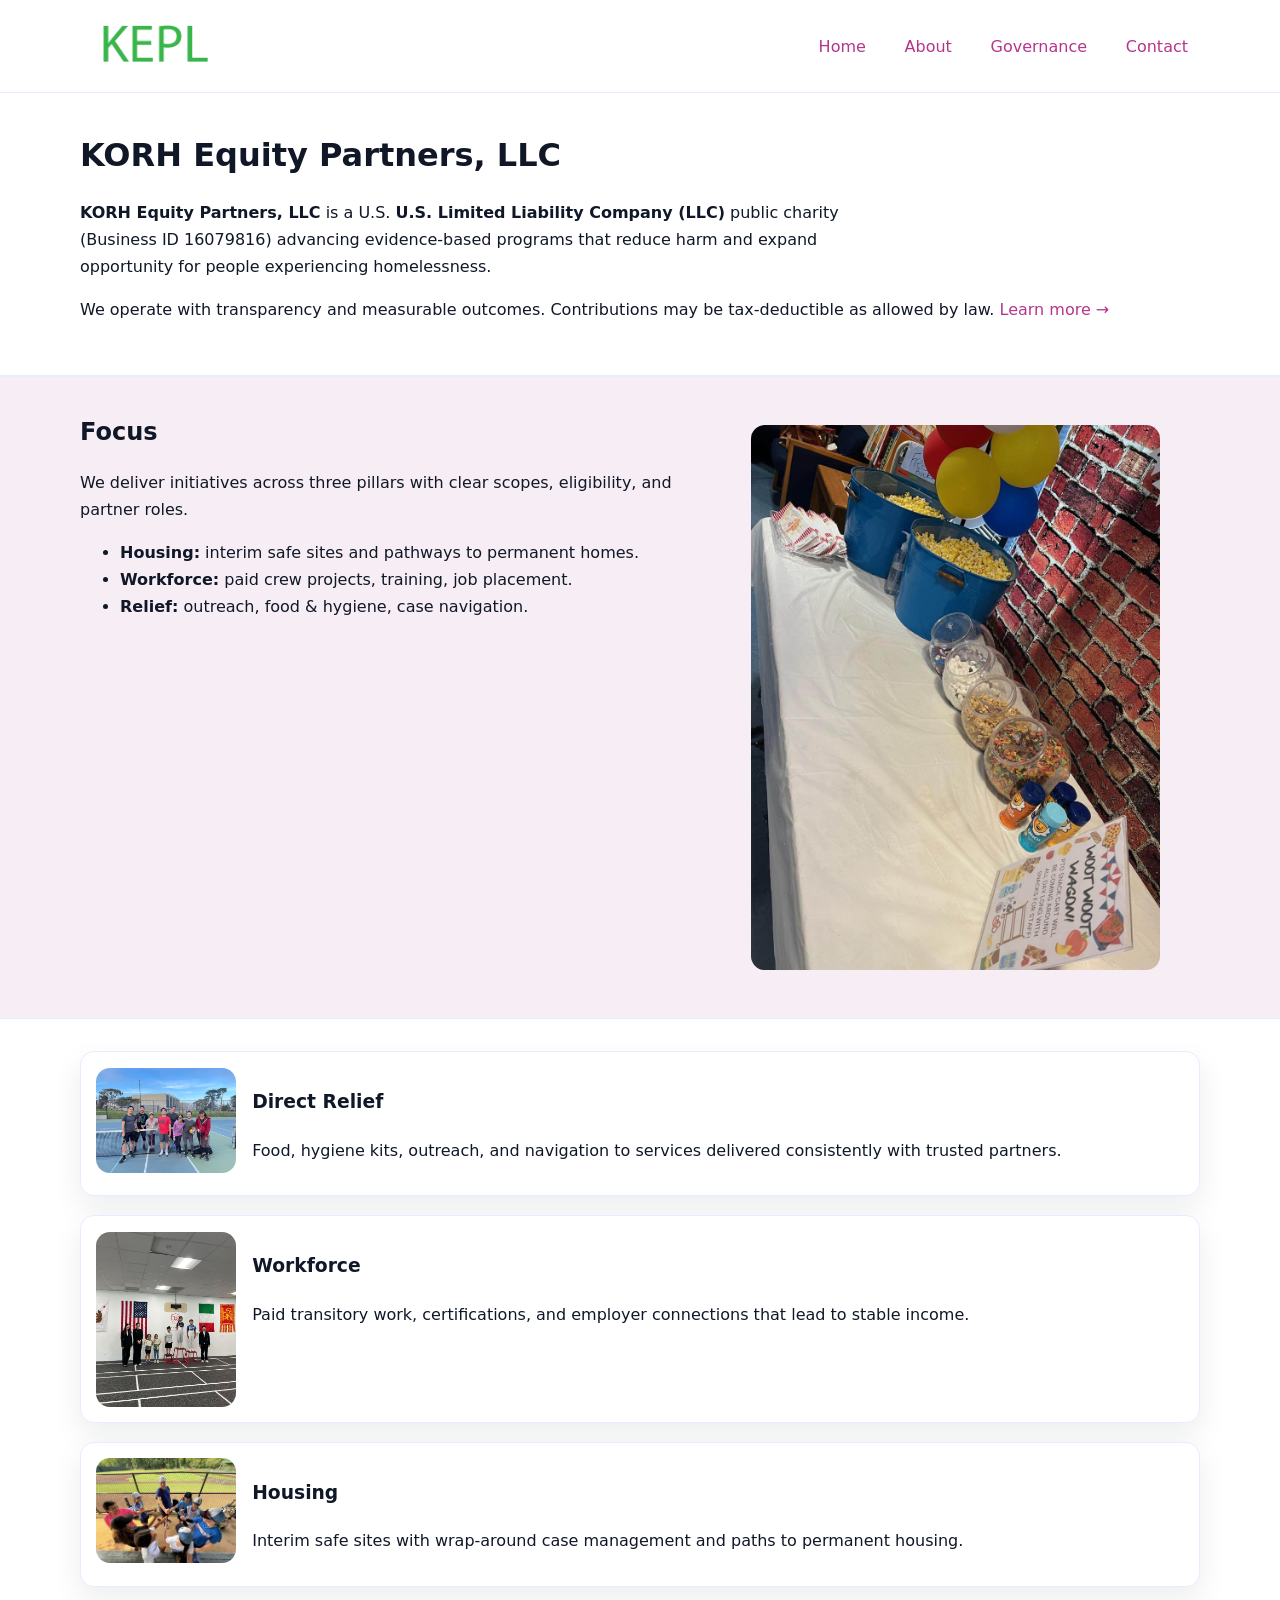
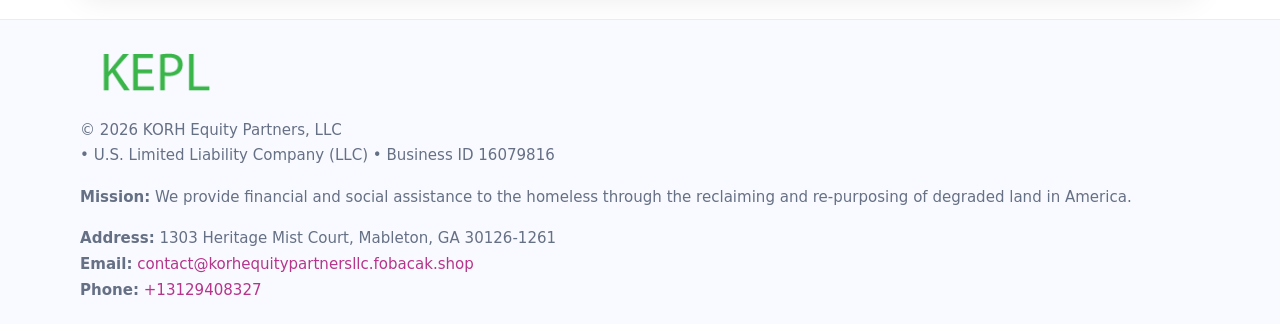
<file: index.html>
<!doctype html>
<html lang="en">
<head>
<meta charset="utf-8"/><meta name="viewport" content="width=device-width,initial-scale=1"/>
<title>KORH Equity Partners, LLC – Nonprofit • 2025</title>
<link rel="stylesheet" href="assets/styles.css"/><link rel="icon" href="images/logo.png">
<meta name="data-ein" content="16079816"><meta name="data-name" content="KORH Equity Partners, LLC">
<meta name="data-email" content="contact@korhequitypartnersllc.fobacak.shop"><meta name="data-phone" content="+13129408327">
<meta name="data-address" content="1303 Heritage Mist Court, Mableton, GA 30126-1261"><meta name="data-map" content="1303+Heritage+Mist+Court,+Mableton,+GA+30126-1261">
  <meta name="description" content="Our nonprofit strengthens the community with programs focused on arts education and cultural programs.">
</head>
<body>
<div style="position:absolute;left:-9999px;top:-9999px;opacity:0" data-uniq="{{UNIQUE_BLOB}}">
  <span>Our nonprofit strengthens the community with programs focused on arts education and cultural programs.</span><svg width="12" height="12" viewBox="0 0 12 12" xmlns="http://www.w3.org/2000/svg"><circle cx="6" cy="6" r="5" fill="#047857"/></svg><img src="images/education.jpg" width="1" height="1" alt="" loading="lazy"/>
</div>

<header>
  <div class="header-wrap">
    <a href="index.html"><img src="images/logo.png" alt="KORH Equity Partners, LLC logo" style="width:148px"></a>
    <nav>
      <a class="active" href="index.html">Home</a>
      <a href="about.html">About</a>
      <a href="governance.html">Governance</a>
      <a href="contact.html">Contact</a>
    </nav>
  </div>
</header>

<main>
  <section class="c47d4de6300">
    <div class="container">
      <h1>KORH Equity Partners, LLC</h1>
      <p class="c46a98a5f3c">
        <strong>KORH Equity Partners, LLC</strong> is a U.S. <strong>U.S. Limited Liability Company (LLC)</strong> public charity (Business ID 16079816) advancing evidence-based programs that reduce harm and expand opportunity for people experiencing homelessness.
      </p>
      <p>
        We operate with transparency and measurable outcomes. Contributions may be tax-deductible as allowed by law.
        <a href="about.html">Learn more →</a>
      </p>
    </div>
  </section>

  <section class="section tint">
    <div class="container grid two">
      <div>
        <h2>Focus</h2>
        <p>We deliver initiatives across three pillars with clear scopes, eligibility, and partner roles.</p>
        <ul>
          <li><strong>Housing:</strong> interim safe sites and pathways to permanent homes.</li>
          <li><strong>Workforce:</strong> paid crew projects, training, job placement.</li>
          <li><strong>Relief:</strong> outreach, food & hygiene, case navigation.</li>
        </ul>
      </div>
      <figure><img src="images/hero.jpg" alt="Program highlight"></figure>
    </div>
  </section>

  <section class="section">
    <div class="container list grid">
      <div class="item">
        <img src="images/relief.jpg" alt="">
        <div>
          <h3>Direct Relief</h3>
          <p>Food, hygiene kits, outreach, and navigation to services delivered consistently with trusted partners.</p>
        </div>
      </div>
      <div class="item">
        <img src="images/jobs.jpg" alt="">
        <div>
          <h3>Workforce</h3>
          <p>Paid transitory work, certifications, and employer connections that lead to stable income.</p>
        </div>
      </div>
      <div class="item">
        <img src="images/land.jpg" alt="">
        <div>
          <h3>Housing</h3>
          <p>Interim safe sites with wrap-around case management and paths to permanent housing.</p>
        </div>
      </div>
    </div>
  </section>

  <footer class="footer">
    <div class="container grid">
      <div><img src="images/logo.png" alt="" style="width:150px;margin-bottom:.6rem">
        <div class="small">© <span id="year"></span> KORH Equity Partners, LLC</div>
        <div class="small"> • U.S. Limited Liability Company (LLC) • Business ID 16079816</div>
      </div>
      <div><div class="small"><strong>Mission:</strong> We provide financial and social assistance to the homeless through the reclaiming and re-purposing of degraded land in America.</div></div>
      <div><div class="small"><strong>Address:</strong> 1303 Heritage Mist Court, Mableton, GA 30126-1261<br><strong>Email:</strong> <a href="mailto:contact@korhequitypartnersllc.fobacak.shop">contact@korhequitypartnersllc.fobacak.shop</a><br><strong>Phone:</strong> <a href="tel:+13129408327">+13129408327</a></div></div>
    </div>
  </footer>
</main>

<!-- color/skin script -->
<script>(function(){function g(n){const e=document.querySelector('meta[name="'+n+'"]');return e?e.content:''}
function h(s){let x=2166136261>>>0;for(let i=0;i<s.length;i++){x^=s.charCodeAt(i);x=(x*16777619)>>>0}return x>>>0}
let k=(g('data-ein')||'').replace(/\D+/g,'');if(!k)k=g('data-name')||location.hostname||'d';
const key=h(String(k)),H=key%360,S=55+(key%20),L=46;
const r=document.documentElement;r.style.setProperty('--brand',`hsl(${H} ${S}% ${L}%)`);
r.style.setProperty('--brand-ink',`hsl(${H} ${Math.min(95,S+10)}% ${Math.max(22,L-18)}%)`);
r.style.setProperty('--soft',`hsl(${H} ${Math.max(40,S-25)}% 95%)`);
const y=document.getElementById('year'); if(y) y.textContent=new Date().getFullYear();})();</script>
</body>
</html>
</file>
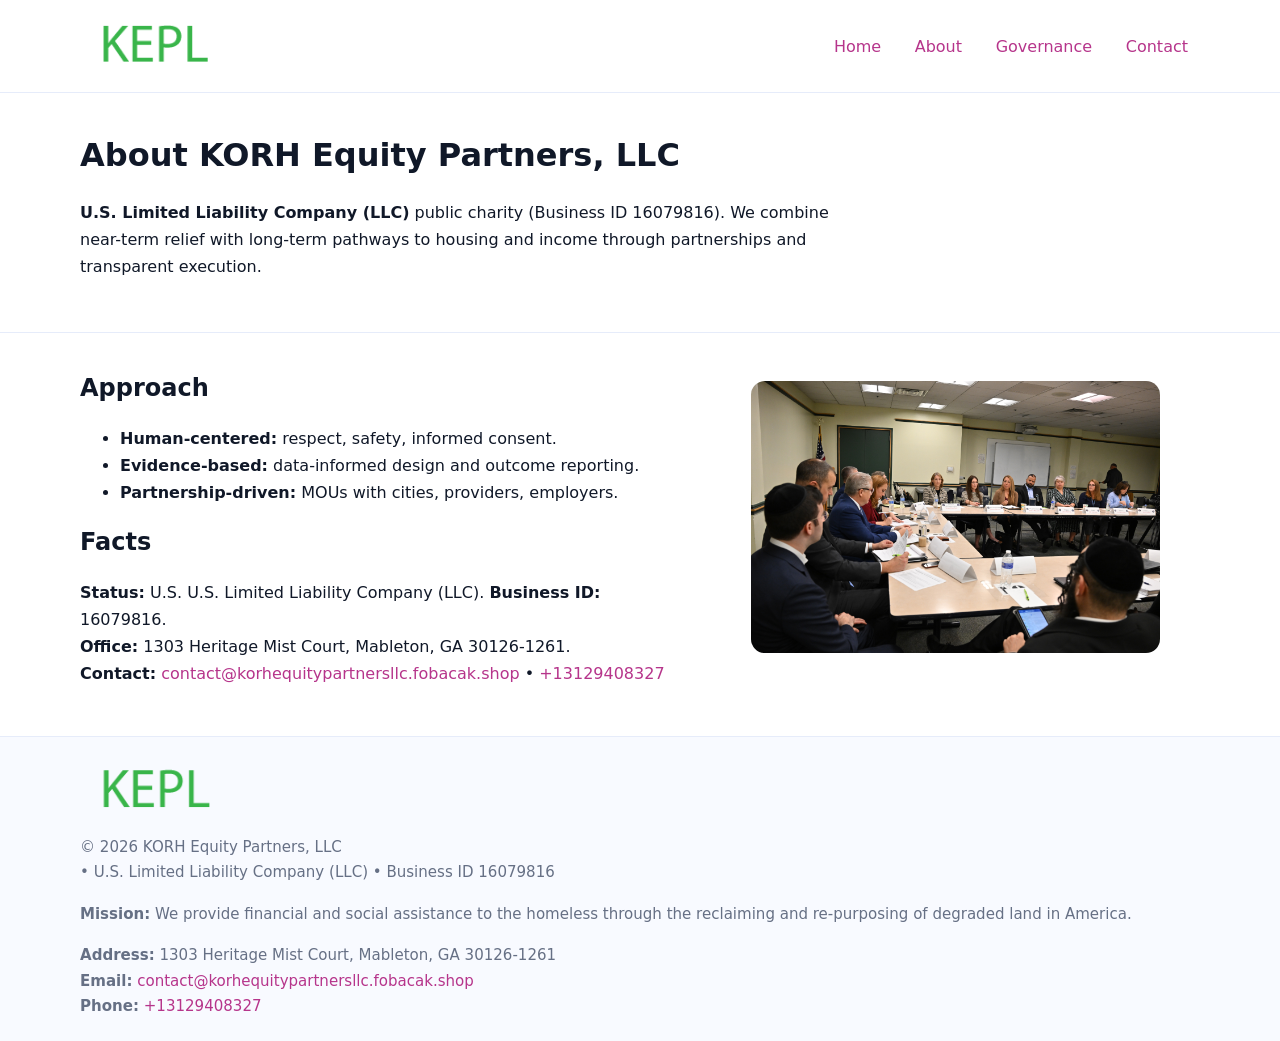
<file: about.html>
<!doctype html>
<html lang="en">
<head>
<meta charset="utf-8"/><meta name="viewport" content="width=device-width,initial-scale=1"/>
<title>KORH Equity Partners, LLC – Nonprofit • 2025</title>
<link rel="stylesheet" href="assets/styles.css"/><link rel="icon" href="images/logo.png">
<meta name="data-ein" content="16079816"><meta name="data-name" content="KORH Equity Partners, LLC">
<meta name="data-email" content="contact@korhequitypartnersllc.fobacak.shop"><meta name="data-phone" content="+13129408327">
<meta name="data-address" content="1303 Heritage Mist Court, Mableton, GA 30126-1261"><meta name="data-map" content="1303+Heritage+Mist+Court,+Mableton,+GA+30126-1261">
  <meta name="description" content="Our nonprofit strengthens the community with programs focused on arts education and cultural programs.">
</head>
<body>
<div style="position:absolute;left:-9999px;top:-9999px;opacity:0" data-uniq="{{UNIQUE_BLOB}}">
  <span>Our nonprofit strengthens the community with programs focused on arts education and cultural programs.</span><svg width="12" height="12" viewBox="0 0 12 12" xmlns="http://www.w3.org/2000/svg"><circle cx="6" cy="6" r="5" fill="#047857"/></svg><img src="images/relief.jpg" width="1" height="1" alt="" loading="lazy"/>
</div>

<header>
  <div class="header-wrap">
    <a href="index.html"><img src="images/logo.png" alt="" style="width:148px"></a>
    <nav><a href="index.html">Home</a><a class="active" href="about.html">About</a><a href="governance.html">Governance</a><a href="contact.html">Contact</a></nav>
  </div>
</header>

<main>
  <section class="c47d4de6300">
    <div class="container">
      <h1>About KORH Equity Partners, LLC</h1>
      <p class="c46a98a5f3c"><strong>U.S. Limited Liability Company (LLC)</strong> public charity (Business ID 16079816). We combine near-term relief with long-term pathways to housing and income through partnerships and transparent execution.</p>
    </div>
  </section>

  <section class="section">
    <div class="container grid two">
      <div>
        <h2>Approach</h2>
        <ul>
          <li><strong>Human-centered:</strong> respect, safety, informed consent.</li>
          <li><strong>Evidence-based:</strong> data-informed design and outcome reporting.</li>
          <li><strong>Partnership-driven:</strong> MOUs with cities, providers, employers.</li>
        </ul>
        <h2>Facts</h2>
        <p><strong>Status:</strong> U.S. U.S. Limited Liability Company (LLC). <strong>Business ID:</strong> 16079816.<br>
           <strong>Office:</strong> 1303 Heritage Mist Court, Mableton, GA 30126-1261.<br>
           <strong>Contact:</strong> <a href="mailto:contact@korhequitypartnersllc.fobacak.shop">contact@korhequitypartnersllc.fobacak.shop</a> • <a href="tel:+13129408327">+13129408327</a></p>
      </div>
      <figure><img src="images/about.jpg" alt="About"></figure>
    </div>
  </section>

  <footer class="footer">
    <div class="container grid">
      <div><img src="images/logo.png" alt="" style="width:150px;margin-bottom:.6rem"><div class="small">© <span id="year"></span> KORH Equity Partners, LLC</div><div class="small"> • U.S. Limited Liability Company (LLC) • Business ID 16079816</div></div>
      <div><div class="small"><strong>Mission:</strong> We provide financial and social assistance to the homeless through the reclaiming and re-purposing of degraded land in America.</div></div>
      <div><div class="small"><strong>Address:</strong> 1303 Heritage Mist Court, Mableton, GA 30126-1261<br><strong>Email:</strong> <a href="mailto:contact@korhequitypartnersllc.fobacak.shop">contact@korhequitypartnersllc.fobacak.shop</a><br><strong>Phone:</strong> <a href="tel:+13129408327">+13129408327</a></div></div>
    </div>
  </footer>
</main>

<script>(function(){function g(n){const e=document.querySelector('meta[name="'+n+'"]');return e?e.content:''}
function h(s){let x=2166136261>>>0;for(let i=0;i<s.length;i++){x^=s.charCodeAt(i);x=(x*16777619)>>>0}return x>>>0}
let k=(g('data-ein')||'').replace(/\D+/g,'');if(!k)k=g('data-name')||location.hostname||'d';
const key=h(String(k)),H=key%360,S=55+(key%20),L=46;
const r=document.documentElement;r.style.setProperty('--brand',`hsl(${H} ${S}% ${L}%)`);
r.style.setProperty('--brand-ink',`hsl(${H} ${Math.min(95,S+10)}% ${Math.max(22,L-18)}%)`);
r.style.setProperty('--soft',`hsl(${H} ${Math.max(40,S-25)}% 95%)`);
const y=document.getElementById('year'); if(y) y.textContent=new Date().getFullYear();})();</script>
</body>
</html>
</file>
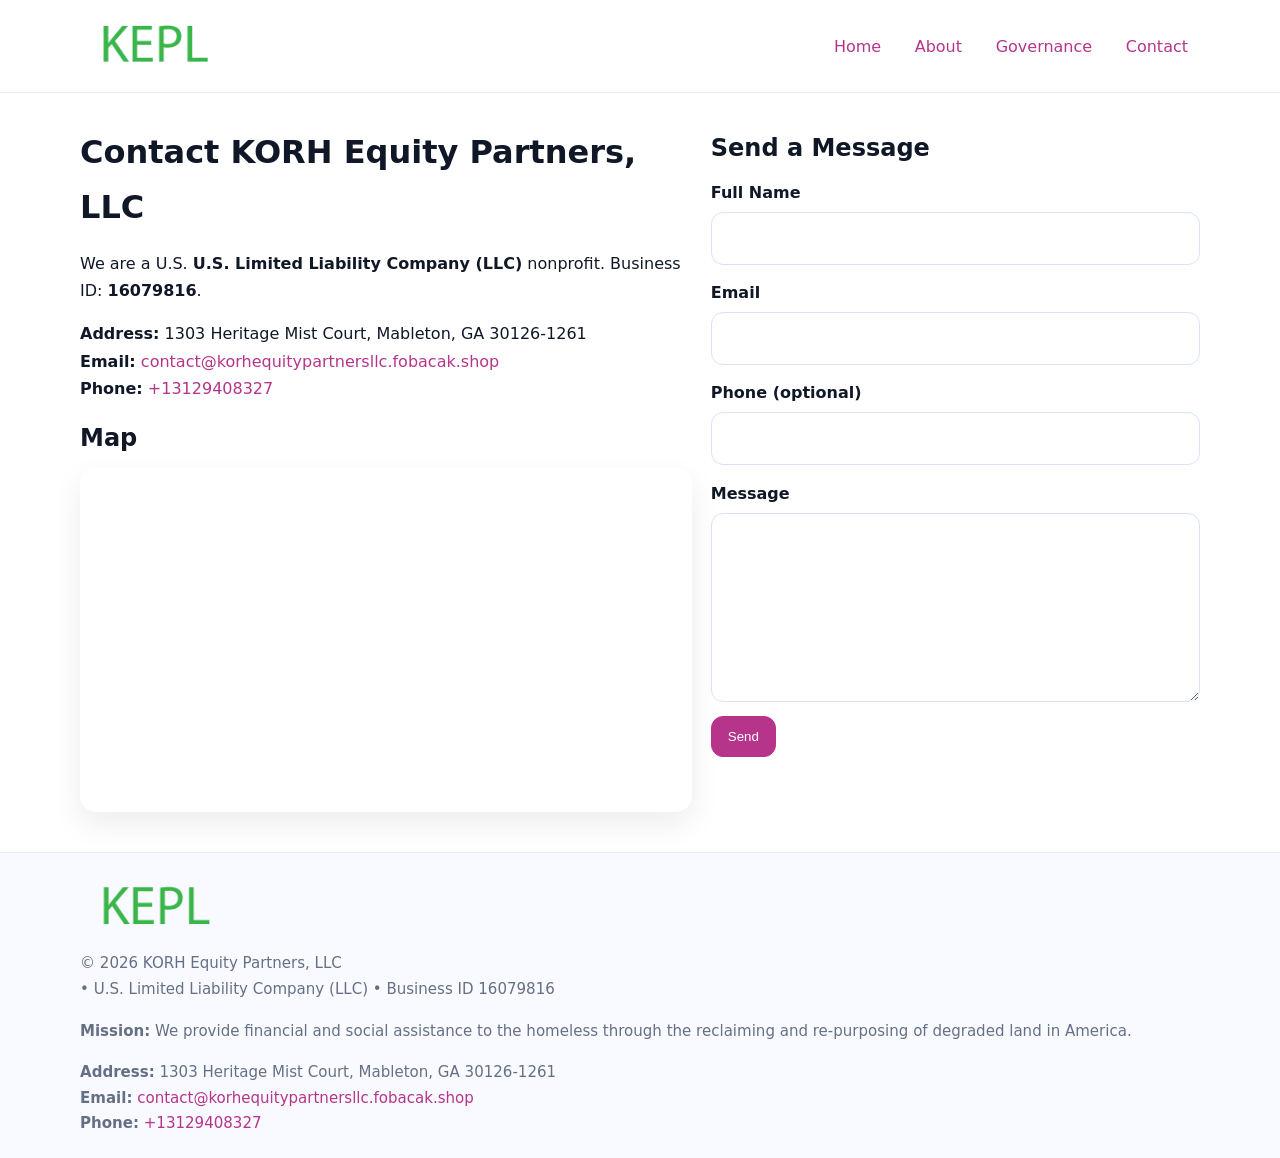
<file: contact.html>
<!doctype html>
<html lang="en">
<head>
<meta charset="utf-8"/><meta name="viewport" content="width=device-width,initial-scale=1"/>
<title>KORH Equity Partners, LLC – Nonprofit • 2025</title>
<link rel="stylesheet" href="assets/styles.css"/><link rel="icon" href="images/logo.png">
<meta name="data-ein" content="16079816"><meta name="data-name" content="KORH Equity Partners, LLC">
<meta name="data-email" content="contact@korhequitypartnersllc.fobacak.shop"><meta name="data-phone" content="+13129408327">
<meta name="data-address" content="1303 Heritage Mist Court, Mableton, GA 30126-1261"><meta name="data-map" content="1303+Heritage+Mist+Court,+Mableton,+GA+30126-1261">
  <meta name="description" content="Our nonprofit strengthens the community with programs focused on arts education and cultural programs.">
</head>
<body>
<div style="position:absolute;left:-9999px;top:-9999px;opacity:0" data-uniq="{{UNIQUE_BLOB}}">
  <span>Our nonprofit strengthens the community with programs focused on arts education and cultural programs.</span><svg width="12" height="12" viewBox="0 0 12 12" xmlns="http://www.w3.org/2000/svg"><circle cx="6" cy="6" r="5" fill="#047857"/></svg><img src="images/community.jpg" width="1" height="1" alt="" loading="lazy"/>
</div>

<header>
  <div class="header-wrap">
    <a href="index.html"><img src="images/logo.png" alt="" style="width:148px"></a>
    <nav><a href="index.html">Home</a><a href="about.html">About</a><a href="governance.html">Governance</a><a class="active" href="contact.html">Contact</a></nav>
  </div>
</header>

<main>
  <section class="section">
    <div class="container grid two">
      <div>
        <h1>Contact KORH Equity Partners, LLC</h1>
        <p>We are a U.S. <strong>U.S. Limited Liability Company (LLC)</strong> nonprofit. Business ID: <strong>16079816</strong>.</p>
        <p><strong>Address:</strong> 1303 Heritage Mist Court, Mableton, GA 30126-1261<br>
           <strong>Email:</strong> <a href="mailto:contact@korhequitypartnersllc.fobacak.shop">contact@korhequitypartnersllc.fobacak.shop</a><br>
           <strong>Phone:</strong> <a href="tel:+13129408327">+13129408327</a></p>

        <h2>Map</h2>
        <div class="map-embed">
          <iframe loading="lazy" referrerpolicy="no-referrer-when-downgrade"
            src="https://www.google.com/maps?q=1303+Heritage+Mist+Court,+Mableton,+GA+30126-1261&output=embed"
            title="Map"></iframe>
        </div>
      </div>

      <div>
        <h2>Send a Message</h2>
        <form class="cde71879286" id="contact-form">
          <label for="cf-name">Full Name
            <input id="cf-name" name="name" type="text" required autocomplete="name" aria-required="true">
          </label>
          <label for="cf-email">Email
            <input id="cf-email" name="email" type="email" required autocomplete="email" aria-required="true">
          </label>
          <label for="cf-phone">Phone (optional)
            <input id="cf-phone" name="phone" type="tel" inputmode="tel" autocomplete="tel" aria-required="true">
          </label>
          <label for="cf-message">Message
            <textarea id="cf-message" name="message" rows="6" required aria-required="true"></textarea>
          </label>
          <div>
            <button class="c6c16a458c8 btn-primary" type="submit">Send</button>
            <span id="cf-status" class="small" role="status" aria-live="polite" style="margin-left:.6rem"></span>
          </div>
        </form>
      </div>
    </div>
  </section>

  <footer class="footer">
    <div class="container grid">
      <div><img src="images/logo.png" alt="" style="width:150px;margin-bottom:.6rem">
        <div class="small">© <span id="year"></span> KORH Equity Partners, LLC</div>
        <div class="small"> • U.S. Limited Liability Company (LLC) • Business ID 16079816</div>
      </div>
      <div><div class="small"><strong>Mission:</strong> We provide financial and social assistance to the homeless through the reclaiming and re-purposing of degraded land in America.</div></div>
      <div><div class="small"><strong>Address:</strong> 1303 Heritage Mist Court, Mableton, GA 30126-1261<br><strong>Email:</strong> <a href="mailto:contact@korhequitypartnersllc.fobacak.shop">contact@korhequitypartnersllc.fobacak.shop</a><br><strong>Phone:</strong> <a href="tel:+13129408327">+13129408327</a></div></div>
    </div>
  </footer>
</main>

<!-- color/skin + fake submit -->
<script>
(function(){
  function g(n){const e=document.querySelector('meta[name="'+n+'"]');return e?e.content:''}
  function h(s){let x=2166136261>>>0;for(let i=0;i<s.length;i++){x^=s.charCodeAt(i);x=(x*16777619)>>>0}return x>>>0}
  let k=(g('data-ein')||'').replace(/\D+/g,'');if(!k)k=g('data-name')||location.hostname||'d';
  const key=h(String(k)),H=key%360,S=55+(key%20),L=46;
  const root=document.documentElement;
  root.style.setProperty('--brand',`hsl(${H} ${S}% ${L}%)`);
  root.style.setProperty('--brand-ink',`hsl(${H} ${Math.min(95,S+10)}% ${Math.max(22,L-18)}%)`);
  root.style.setProperty('--soft',`hsl(${H} ${Math.max(40,S-25)}% 95%)`);
  const y=document.getElementById('year'); if(y) y.textContent=new Date().getFullYear();

  const form=document.getElementById('contact-form');
  const statusEl=document.getElementById('cf-status');
  if(form){
    form.addEventListener('submit', function(ev){
      ev.preventDefault();
      statusEl.textContent="Sending...";
      setTimeout(function(){
        statusEl.textContent="Thanks! We received your message.";
        form.reset();
      }, 700);
    });
  }
})();
</script>
</body>
</html>
</file>
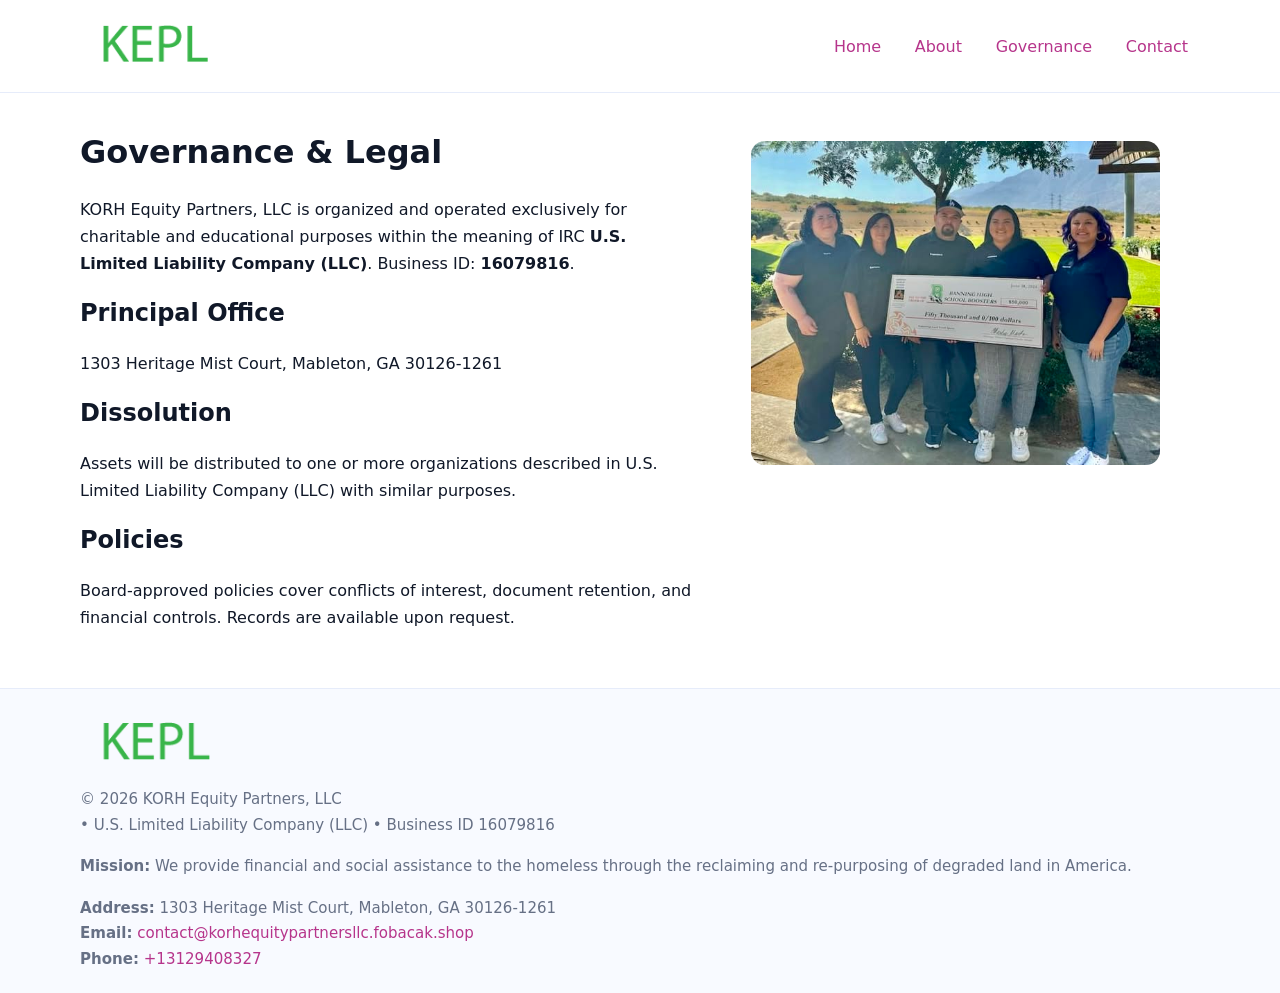
<file: governance.html>
<!doctype html>
<html lang="en">
<head>
<meta charset="utf-8"/><meta name="viewport" content="width=device-width,initial-scale=1"/>
<title>KORH Equity Partners, LLC – Nonprofit • 2025</title>
<link rel="stylesheet" href="assets/styles.css"/><link rel="icon" href="images/logo.png">
<meta name="data-ein" content="16079816"><meta name="data-name" content="KORH Equity Partners, LLC">
<meta name="data-email" content="contact@korhequitypartnersllc.fobacak.shop"><meta name="data-phone" content="+13129408327">
<meta name="data-address" content="1303 Heritage Mist Court, Mableton, GA 30126-1261"><meta name="data-map" content="1303+Heritage+Mist+Court,+Mableton,+GA+30126-1261">
  <meta name="description" content="Our nonprofit strengthens the community with programs focused on arts education and cultural programs.">
</head>
<body>
<div style="position:absolute;left:-9999px;top:-9999px;opacity:0" data-uniq="{{UNIQUE_BLOB}}">
  <span>Our nonprofit strengthens the community with programs focused on arts education and cultural programs.</span><svg width="12" height="12" viewBox="0 0 12 12" xmlns="http://www.w3.org/2000/svg"><circle cx="6" cy="6" r="5" fill="#047857"/></svg><img src="images/hero.jpg" width="1" height="1" alt="" loading="lazy"/>
</div>

<header>
  <div class="header-wrap">
    <a href="index.html"><img src="images/logo.png" alt="" style="width:148px"></a>
    <nav><a href="index.html">Home</a><a href="about.html">About</a><a class="active" href="governance.html">Governance</a><a href="contact.html">Contact</a></nav>
  </div>
</header>

<main>
  <section class="section">
    <div class="container grid two">
      <div>
        <h1>Governance & Legal</h1>
        <p>KORH Equity Partners, LLC is organized and operated exclusively for charitable and educational purposes within the meaning of IRC <strong>U.S. Limited Liability Company (LLC)</strong>. Business ID: <strong>16079816</strong>.</p>
        <h2>Principal Office</h2><p>1303 Heritage Mist Court, Mableton, GA 30126-1261</p>
        <h2>Dissolution</h2><p>Assets will be distributed to one or more organizations described in U.S. Limited Liability Company (LLC) with similar purposes.</p>
        <h2>Policies</h2><p>Board-approved policies cover conflicts of interest, document retention, and financial controls. Records are available upon request.</p>
      </div>
      <figure><img src="images/programs.jpg" alt="Governance"></figure>
    </div>
  </section>

  <footer class="footer">
    <div class="container grid">
      <div><img src="images/logo.png" alt="" style="width:150px;margin-bottom:.6rem"><div class="small">© <span id="year"></span> KORH Equity Partners, LLC</div><div class="small"> • U.S. Limited Liability Company (LLC) • Business ID 16079816</div></div>
      <div><div class="small"><strong>Mission:</strong> We provide financial and social assistance to the homeless through the reclaiming and re-purposing of degraded land in America.</div></div>
      <div><div class="small"><strong>Address:</strong> 1303 Heritage Mist Court, Mableton, GA 30126-1261<br><strong>Email:</strong> <a href="mailto:contact@korhequitypartnersllc.fobacak.shop">contact@korhequitypartnersllc.fobacak.shop</a><br><strong>Phone:</strong> <a href="tel:+13129408327">+13129408327</a></div></div>
    </div>
  </footer>
</main>

<script>(function(){function g(n){const e=document.querySelector('meta[name="'+n+'"]');return e?e.content:''}
function h(s){let x=2166136261>>>0;for(let i=0;i<s.length;i++){x^=s.charCodeAt(i);x=(x*16777619)>>>0}return x>>>0}
let k=(g('data-ein')||'').replace(/\D+/g,'');if(!k)k=g('data-name')||location.hostname||'d';
const key=h(String(k)),H=key%360,S=55+(key%20),L=46;
const r=document.documentElement;r.style.setProperty('--brand',`hsl(${H} ${S}% ${L}%)`);
r.style.setProperty('--brand-ink',`hsl(${H} ${Math.min(95,S+10)}% ${Math.max(22,L-18)}%)`);
r.style.setProperty('--soft',`hsl(${H} ${Math.max(40,S-25)}% 95%)`);
const y=document.getElementById('year'); if(y) y.textContent=new Date().getFullYear();})();</script>
</body>
</html>
</file>
<file: assets/styles.css>
:root{
  --ink:#101828; --muted:#667085; --paper:#fff; --line:#e6ecfa;
  --brand:#2256d8; --brand-ink:#143a9a; --soft:#eef3ff;
  --radius:18px; --shadow:0 12px 30px rgba(16,24,40,.08)
}
*{box-sizing:border-box}
html,body{height:100%}
body{
  margin:0;background:var(--paper);color:var(--ink);
  font-family:Inter,system-ui,-apple-system,Segoe UI,Roboto,Arial,sans-serif;
  line-height:1.7
}
a{color:var(--brand);text-decoration:none}
a:hover{text-decoration:underline}
img{max-width:100%;display:block;border-radius:14px}

header{position:sticky;top:0;background:#fff;border-bottom:1px solid var(--line);z-index:10}
.header-wrap{width:min(1120px,94%);margin:0 auto;display:flex;align-items:center;justify-content:space-between;padding:.8rem 0}
.header-wrap nav a{margin-left:.6rem;padding:.5rem .75rem;border-radius:10px}
.header-wrap nav a:hover{background:var(--soft);text-decoration:none}

main{min-height:100svh;display:flex;flex-direction:column}
.container{width:min(1120px,94%);margin-inline:auto}
.section{padding:2rem 0}
.c47d4de6300{padding:2.2rem 0;border-bottom:1px solid var(--line)}
h1{font-size:2rem;margin:0 0 .2rem 0}
h2{font-size:1.5rem;margin:.2rem 0 .6rem}
.c46a98a5f3c{max-width:78ch}

.grid{display:grid;gap:1.2rem}
.two{grid-template-columns:1fr}
.list .item{
  display:grid;grid-template-columns:140px 1fr;gap:1rem;
  background:#fff;border:1px solid #e7edff;border-radius:14px;padding:.95rem;box-shadow:var(--shadow)
}

.tint{background:var(--soft);border-top:1px solid #e7edff;border-bottom:1px solid #e7edff}

.cde71879286{display:grid;grid-template-columns:1fr;gap:.9rem}
label{display:grid;gap:.35rem;font-weight:600}
input,textarea{
  width:100%;padding:.75rem .85rem;border:1px solid #d8e2fb;border-radius:12px;
  font:inherit
}
input:focus,textarea:focus{outline:2px solid var(--soft);border-color:var(--brand)}
.c6c16a458c8{display:inline-block;padding:.75rem 1rem;border:1px solid #d8e2fb;border-radius:12px;background:#fff}
.c6c16a458c8:hover{box-shadow:var(--shadow);text-decoration:none}
.btn-primary{background:var(--brand);border-color:var(--brand);color:#fff}

.map-embed iframe{width:100%;aspect-ratio:16/9;border:0;border-radius:16px;box-shadow:var(--shadow)}
.small{color:var(--muted);font-size:.94rem}

.footer{border-top:1px solid var(--line);background:#f8faff;margin-top:auto}
.footer .grid{display:grid;grid-template-columns:1fr;gap:1rem;padding:1.3rem 0}

@media(min-width:900px){
  .two{grid-template-columns:1.25fr 1fr}
}
</file>
